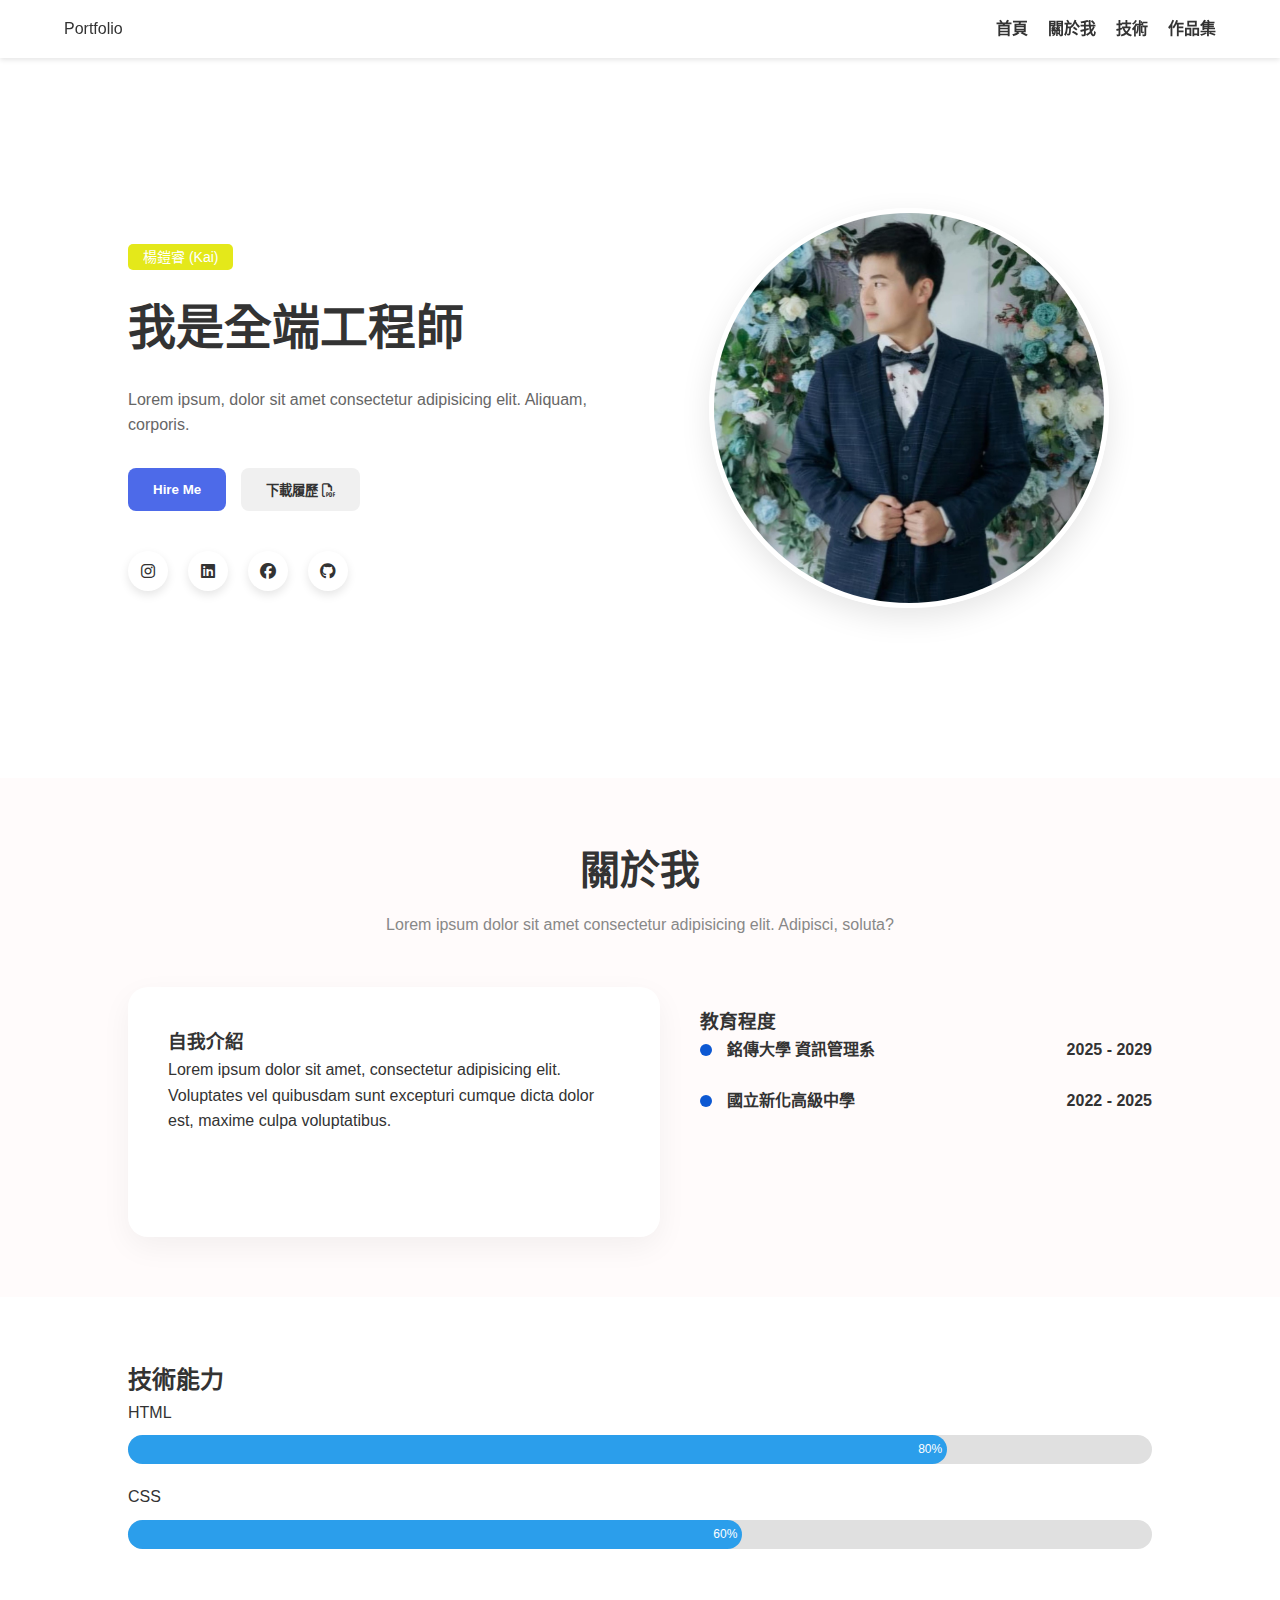
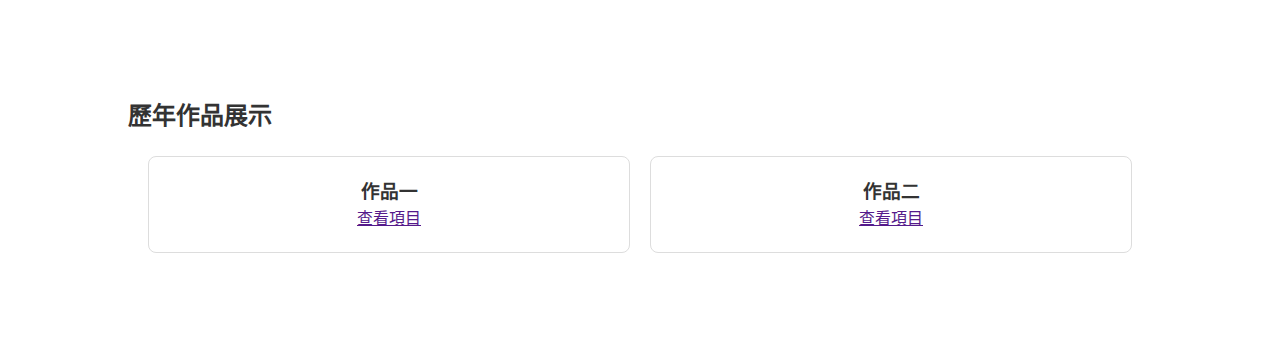
<file: index.html>
<!DOCTYPE html>
<html lang="zh-TW">
  <head>
    <meta charset="UTF-8" />
    <meta name="viewport" content="width=device-width, initial-scale=1.0" />
    <title>楊鎧睿的個人資訊網頁</title>
    <link rel="stylesheet" href="./src/style.css" />
    <link rel="stylesheet" href="https://cdnjs.cloudflare.com/ajax/libs/font-awesome/6.4.2/css/all.min.css">
  </head>
  <body>
    <nav class="navbar">
      <div class="logo">Portfolio</div>
      <ul class="nav-links">
        <li><a href="#home">首頁</a></li>
        <li><a href="#about">關於我</a></li>
        <li><a href="#skills">技術</a></li>
        <li><a href="#portfolio">作品集</a></li>
      </ul>
    </nav>

    <section id="home" class="hero-section">
  <div class="hero-container">
    <div class="hero-content">
      <span class="name-tag">楊鎧睿 (Kai)</span>
      <h1 class="main-title">我是全端工程師</h1>
      <p class="description">
        Lorem ipsum, dolor sit amet consectetur adipisicing elit. Aliquam, corporis.
      </p>
      
      <div class="cta-buttons">
        <button class="btn-hire">Hire Me</button>
        <button class="btn-download">
          下載履歷 <i class="fa-regular fa-file-pdf"></i>
        </button>
      </div>

      <div class="social-links">
        <a href="#"><i class="fa-brands fa-instagram"></i></a>
        <a href="#"><i class="fa-brands fa-linkedin"></i></a>
        <a href="#"><i class="fa-brands fa-facebook"></i></a>
        <a href="#"><i class="fa-brands fa-github"></i></a>
      </div>
    </div>

    <div class="hero-image">
      <img src="./src/image/S__124338179.jpg" alt="頭像" class="profile-img">
    </div>
  </div>
</section>
    <section id="about" class="about-section">
  <div class="about-header">
    <h2>關於我</h2>
    <p class="subtitle">
      Lorem ipsum dolor sit amet consectetur adipisicing elit. Adipisci, soluta?
    </p>
  </div>

  <div class="about-container">
    <div class="intro-card">
      <h3>自我介紹</h3>
      <p>
       Lorem ipsum dolor sit amet, consectetur adipisicing elit. Voluptates vel quibusdam sunt excepturi cumque dicta dolor est, maxime culpa voluptatibus.
      </p>
    </div>

    <div class="education-content">
      <h3>教育程度</h3>
      <ul class="edu-list">
        <li>
          <span class="dot"></span>
          <span class="school">銘傳大學 資訊管理系</span>
          <span class="date">2025 - 2029</span>
        </li>
        <li>
          <span class="dot"></span>
          <span class="school">國立新化高級中學</span>
          <span class="date">2022 - 2025</span>
        </li>
      </ul>
    </div>
  </div>
</section>
    <section id="skills" class="container">
      <h2>技術能力</h2>
      <div class="skill-item">
        <span>HTML</span>
        <div class="progress-bar">
          <div class="progress" style="width: 80%">80%</div>
        </div>
      </div>
      <div class="skill-item">
        <span>CSS</span>
        <div class="progress-bar">
          <div class="progress" style="width: 60%">60%</div>
        </div>
      </div>
    </section>
    <section id="portfolio" class="container">
      <h2>歷年作品展示</h2>
      <div class="portfolio-grid">
        <div class="card">
          <h3>作品一</h3>
          <a href=>查看項目</a>
        </div>
        <div class="card">
          <h3>作品二</h3>
          <a href=>查看項目</a>
        </div>
        </div>
      </div>
    </section>
  </body>
</html>
</file>
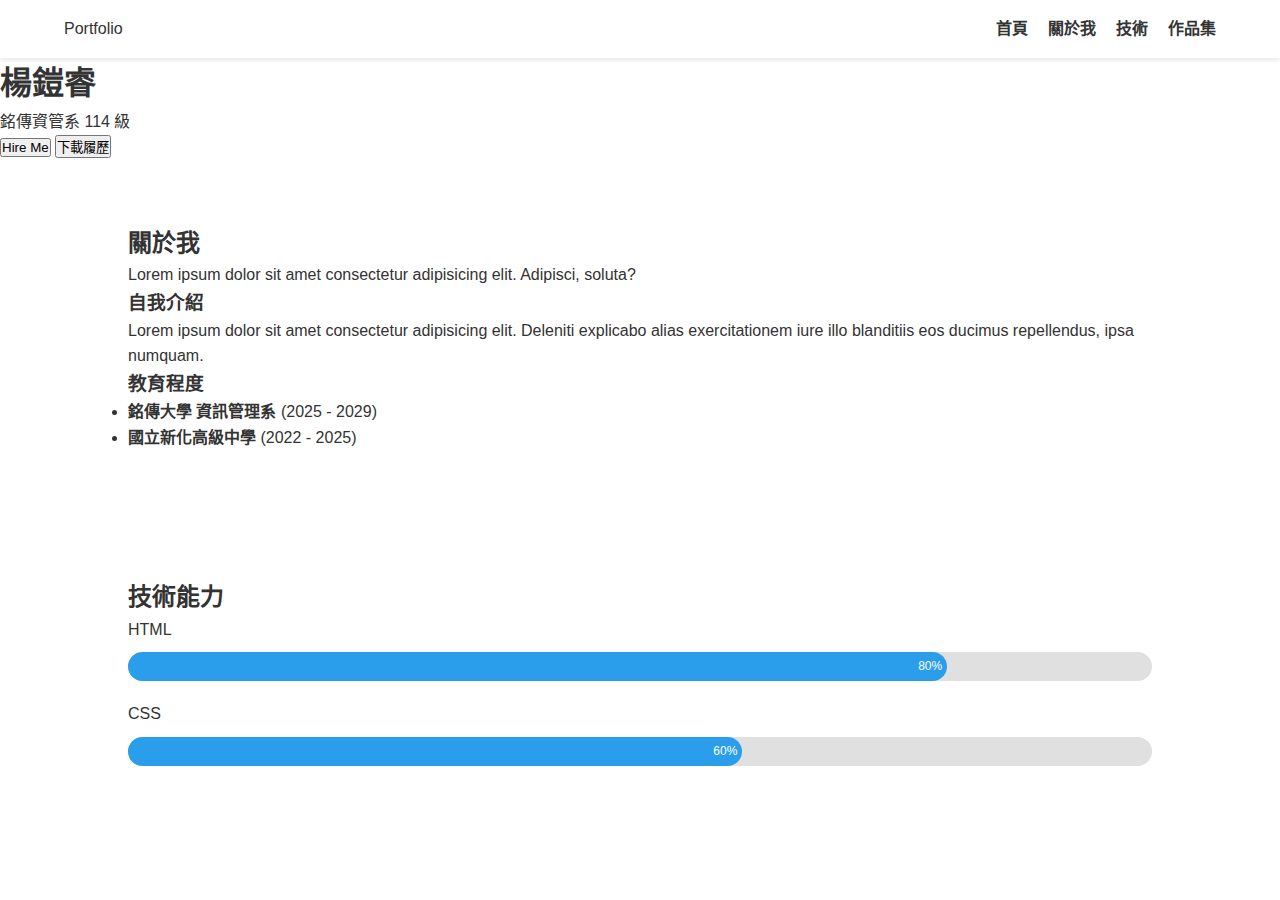
<file: src/index.html>
<!DOCTYPE html>
<html lang="zh-TW">
  <head>
    <meta charset="UTF-8" />
    <meta name="viewport" content="width=device-width, initial-scale=1.0" />
    <title>楊鎧睿的個人資訊網頁</title>
    <link rel="stylesheet" href="style.css" />
  </head>
  <body>
    <nav class="navbar">
      <div class="logo">Portfolio</div>
      <ul class="nav-links">
        <li><a href="#home">首頁</a></li>
        <li><a href="#about">關於我</a></li>
        <li><a href="#skills">技術</a></li>
        <li><a href="#portfolio">作品集</a></li>
      </ul>
    </nav>

    <section id="home" class="hero">
      <h1>楊鎧睿</h1>
      <p>銘傳資管系 114 級</p>
      <div class="cta-buttons">
        <button class="btn-primary">Hire Me</button>
        <button class="btn-secondary">下載履歷</button>
      </div>
    </section>
    <section id="about" class="container">
      <h2>關於我</h2>
      <p class="quote">
        Lorem ipsum dolor sit amet consectetur adipisicing elit. Adipisci,
        soluta?
      </p>
      <div class="about-content">
        <h3>自我介紹</h3>
        <p>
          Lorem ipsum dolor sit amet consectetur adipisicing elit. Deleniti
          explicabo alias exercitationem iure illo blanditiis eos ducimus
          repellendus, ipsa numquam.
        </p>
        <h3>教育程度</h3>
        <ul>
          <li><strong>銘傳大學 資訊管理系</strong> (2025 - 2029)</li>
          <li><strong>國立新化高級中學</strong> (2022 - 2025)</li>
        </ul>
      </div>
    </section>
    <section id="skills" class="container">
      <h2>技術能力</h2>
      <div class="skill-item">
        <span>HTML</span>
        <div class="progress-bar">
          <div class="progress" style="width: 80%">80%</div>
        </div>
      </div>
      <div class="skill-item">
        <span>CSS</span>
        <div class="progress-bar">
          <div class="progress" style="width: 60%">60%</div>
        </div>
      </div>
    </section>
  </body>
</html>
</file>
<file: src/style.css>
@charset "UTF-8";
html {
  scroll-behavior: smooth;
}

/* --- 響應式文字與內容調整 --- */
/* 1. 平板尺寸 (螢幕寬度小於 1024px) */
@media (max-width: 1024px) {
  /* 縮小標題與文字，增加閱讀舒適度 */
  .hero h1 {
    font-size: 2.2rem;
    padding: 0 20px;
  }
  .hero p {
    font-size: 1.1rem;
    padding: 0 15%;
  }
  .container h2 {
    font-size: 1.8rem;
    text-align: center; /* 平板上標題置中更美觀 */
    margin-bottom: 1.5rem;
  }
}
/* 2. 手機尺寸 (螢幕寬度小於 640px) */
@media (max-width: 768px) {
  .hero-container {
    flex-direction: column-reverse;
    text-align: center;
  }
  .hero-content {
    text-align: center;
  }
  .hero-content .description {
    margin: 0 auto 30px auto;
  }
  .cta-buttons {
    justify-content: center;
  }
  .social-links {
    justify-content: center;
  }
  .about-container {
    flex-direction: column; /* 確保內容是上下排 */
    gap: 20px; /* 縮小兩個區塊間的距離 */
  }
  .about-header h2 {
    font-size: 1.8rem; /* 縮小標題字體 */
  }
  .intro-card {
    padding: 20px; /* 減少卡片內邊距，節省空間 */
    min-height: auto; /* 手機版不需要固定高度 */
  }
  .edu-list li {
    flex-direction: row; /* 保持圓點、學校、日期在一行 */
    flex-wrap: wrap; /* 如果字太長，容許日期換行 */
    font-size: 14px; /* 稍微調小字體 */
  }
  .date {
    text-align: left; /* 手機版日期改為靠左對齊，閱讀較順 */
    margin-left: 27px; /* 讓日期與學校文字對齊，避開圓點 */
    width: 100%; /* 強制日期換行或占滿寬度 */
    color: #888; /* 顏色調淺一點做區隔 */
  }
  /* 英雄區照片在手機版縮小一點 */
  .profile-img {
    width: 150px;
    height: 150px;
  }
}
* {
  margin: 0;
  padding: 0;
  box-sizing: border-box;
}

body {
  font-family: "Segoe UI", Tahoma, Geneva, Verdana, sans-serif;
  line-height: 1.6;
  color: #333;
}

/* 導覽列樣式 */
.navbar {
  display: flex;
  justify-content: space-between;
  align-items: center;
  padding: 1rem 5%;
  background: #ffffff;
  box-shadow: 0 2px 5px rgba(0, 0, 0, 0.1);
  position: sticky;
  top: 0;
  z-index: 1000;
}

.nav-links {
  display: flex;
  list-style: none;
}

.nav-links li a {
  text-decoration: none;
  margin-left: 20px;
  color: #333;
  font-weight: bold;
}

/* Hero 區塊 */
.hero-section {
  padding: 80px 10%;
  background-color: #ffffff;
  min-height: 80vh;
  display: flex;
  align-items: center;
}
.hero-section .hero-container {
  display: flex;
  justify-content: space-between;
  align-items: center;
  width: 100%;
  gap: 50px;
}
.hero-section .hero-content {
  flex: 1;
  text-align: left;
}
.hero-section .hero-content .name-tag {
  background-color: #e4e81a;
  color: #fff;
  padding: 5px 15px;
  border-radius: 5px;
  font-size: 14px;
}
.hero-section .hero-content .main-title {
  font-size: 3rem;
  font-weight: bold;
  margin: 20px 0;
  color: #333;
}
.hero-section .hero-content .description {
  color: #666;
  margin-bottom: 30px;
  max-width: 500px;
}
.hero-section .cta-buttons {
  display: flex;
  gap: 15px;
  margin-bottom: 40px;
}
.hero-section .cta-buttons button {
  padding: 12px 25px;
  border-radius: 8px;
  border: none;
  cursor: pointer;
  font-weight: bold;
  transition: 0.3s;
}
.hero-section .cta-buttons .btn-hire {
  background-color: #4d6ae9;
  color: white;
}
.hero-section .cta-buttons .btn-download {
  background-color: #f0f0f0;
  color: #333;
}
.hero-section .social-links {
  display: flex;
  gap: 20px;
}
.hero-section .social-links a {
  width: 40px;
  height: 40px;
  background: #fff;
  box-shadow: 0 4px 10px rgba(0, 0, 0, 0.1);
  border-radius: 50%;
  display: flex;
  justify-content: center;
  align-items: center;
  color: #333;
  text-decoration: none;
  transition: 0.3s;
}
.hero-section .social-links a:hover {
  transform: translateY(-3px);
}
.hero-section .hero-image {
  flex: 1;
  display: flex;
  justify-content: center;
}
.hero-section .hero-image .profile-img {
  width: 400px;
  height: 400px;
  border-radius: 50%;
  -o-object-fit: cover;
     object-fit: cover;
  box-shadow: 0 10px 30px rgba(0, 0, 0, 0.1);
}

.profile-img {
  width: 180px;
  height: 180px;
  border-radius: 50%;
  -o-object-fit: cover;
     object-fit: cover;
  margin-bottom: 20px;
  border: 5px solid white;
  box-shadow: 0 4px 10px rgba(0, 0, 0, 0.1);
}

/* 關於我區塊樣式  */
.about-section {
  padding: 60px 10%;
  text-align: center;
  background-color: #fffbfb;
}

.about-header h2 {
  font-size: 2.5rem;
  margin-bottom: 10px;
  color: #333;
}

.subtitle {
  color: #888;
  margin-bottom: 50px;
}

.about-container {
  display: flex;
  justify-content: space-between;
  align-items: flex-start;
  gap: 40px;
  text-align: left;
}

.intro-card {
  flex: 1;
  background: #fff;
  padding: 40px;
  border-radius: 20px;
  box-shadow: 0 10px 30px rgba(0, 0, 0, 0.05); /* 柔和陰影 */
  min-height: 250px;
}

.education-content {
  flex: 1;
  padding-top: 20px;
}

.edu-list {
  list-style: none;
  padding: 0;
}

.edu-list li {
  display: flex;
  align-items: center;
  margin-bottom: 25px;
  font-weight: bold;
}

.dot {
  width: 12px;
  height: 12px;
  background-color: #0d58d2; /* 紫色圓點 */
  border-radius: 50%;
  margin-right: 15px;
}

.school {
  flex: 2;
  color: #333;
}

.date {
  flex: 1;
  text-align: right;
  color: #333;
}

/* -------------------------------------- */
.container {
  padding: 4rem 10%;
}

.progress-bar {
  background: #e0e0e0;
  border-radius: 20px;
  margin: 10px 0 20px;
}

.progress {
  background: #2b9eeb;
  color: white;
  padding: 5px;
  text-align: right;
  border-radius: 20px;
  font-size: 12px;
}

.portfolio-grid {
  display: grid;
  grid-template-columns: repeat(auto-fit, minmax(250px, 1fr));
  gap: 20px;
  padding: 20px;
}

.card {
  text-align: center;
  border: 1px solid #ddd;
  padding: 20px;
  border-radius: 8px;
  background-color: #fff;
  transition: transform 0.3s ease;
}

.card:hover {
  transform: translateY(-5px);
}

.project-thumbnail {
  width: 100%;
  height: 180px;
  -o-object-fit: cover;
     object-fit: cover;
  border-radius: 5px;
  margin-bottom: 15px;
}/*# sourceMappingURL=style.css.map */
</file>
